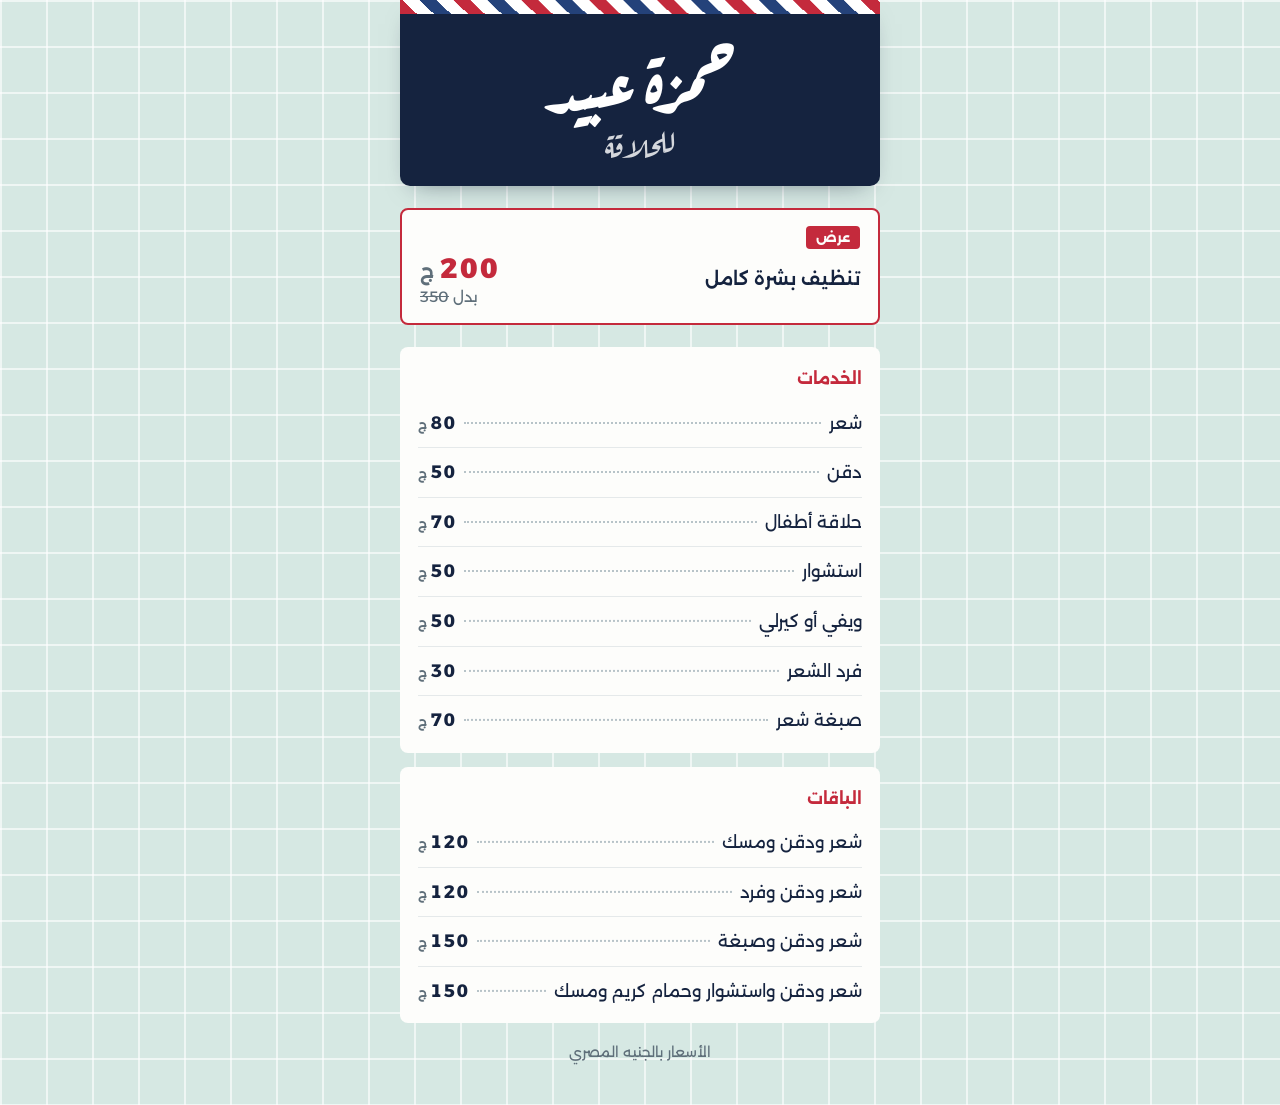
<file: hamza-obeid/index.html>
<!doctype html>
<html lang="ar" dir="rtl">
<head>
  <meta charset="utf-8">
  <meta name="viewport" content="width=device-width, initial-scale=1">
  <title>حمزة عبيد للحلاقة | الأسعار</title>
  <meta name="description" content="أسعار خدمات حمزة عبيد للحلاقة">
  <meta property="og:title" content="حمزة عبيد للحلاقة | الأسعار">
  <meta property="og:description" content="أسعار الشعر والدقن والباقات">
  <meta name="theme-color" content="#15233f">
  <link rel="icon" href="data:image/svg+xml,%3Csvg xmlns='http://www.w3.org/2000/svg' viewBox='0 0 32 32'%3E%3Crect width='32' height='32' rx='6' fill='%2315233f'/%3E%3Cpath d='M-4 20 20-4h6L2 20zM8 32 32 8v6L14 32z' fill='%23c42a3c'/%3E%3C/svg%3E">
  <link rel="preconnect" href="https://fonts.googleapis.com">
  <link rel="preconnect" href="https://fonts.gstatic.com" crossorigin>
  <link href="https://fonts.googleapis.com/css2?family=Alexandria:wght@400;600;700;800&family=Aref+Ruqaa:wght@400;700&display=swap" rel="stylesheet">
  <link rel="stylesheet" href="../shared/style.css">
</head>
<body>
<main class="menu">

  <header class="sign">
    <div class="pole" aria-hidden="true"></div>
    <h1>
      <span class="name">حمزة عبيد</span>
      <span class="trade">للحلاقة</span>
    </h1>
  </header>

  <!--
    ================== تعديل الأسعار ==================
    كل خدمة في سطر لوحدها:  <li><span>اسم الخدمة</span><b>السعر</b></li>
    غيّر الرقم اللي بين <b> و </b> بس، وسيب باقي السطر زي ما هو.
    عشان تضيف خدمة: انسخ سطر كامل وغيّر الاسم والسعر.
    عشان تشيل خدمة: امسح السطر كله.
    ====================================================
  -->

  <!-- العرض: السعر الجديد بين <b> والقديم بين <s> -->
  <section class="offer" aria-label="عرض">
    <span class="tag">عرض</span>
    <span class="item">تنظيف بشرة كامل</span>
    <span class="prices"><b>200</b><s>350</s></span>
  </section>

  <section class="list">
    <h2>الخدمات</h2>
    <ul>
      <li><span>شعر</span><b>80</b></li>
      <li><span>دقن</span><b>50</b></li>
      <li><span>حلاقة أطفال</span><b>70</b></li>
      <li><span>استشوار</span><b>50</b></li>
      <li><span>ويفي أو كيرلي</span><b>50</b></li>
      <li><span>فرد الشعر</span><b>30</b></li>
      <li><span>صبغة شعر</span><b>70</b></li>
    </ul>
  </section>

  <section class="list">
    <h2>الباقات</h2>
    <ul>
      <li><span>شعر ودقن ومسك</span><b>120</b></li>
      <li><span>شعر ودقن وفرد</span><b>120</b></li>
      <li><span>شعر ودقن وصبغة</span><b>150</b></li>
      <li><span>شعر ودقن واستشوار وحمام كريم ومسك</span><b>150</b></li>
    </ul>
  </section>

  <!-- ================ نهاية الأسعار ================ -->

  <p class="note">الأسعار بالجنيه المصري</p>

</main>
</body>
</html>
</file>
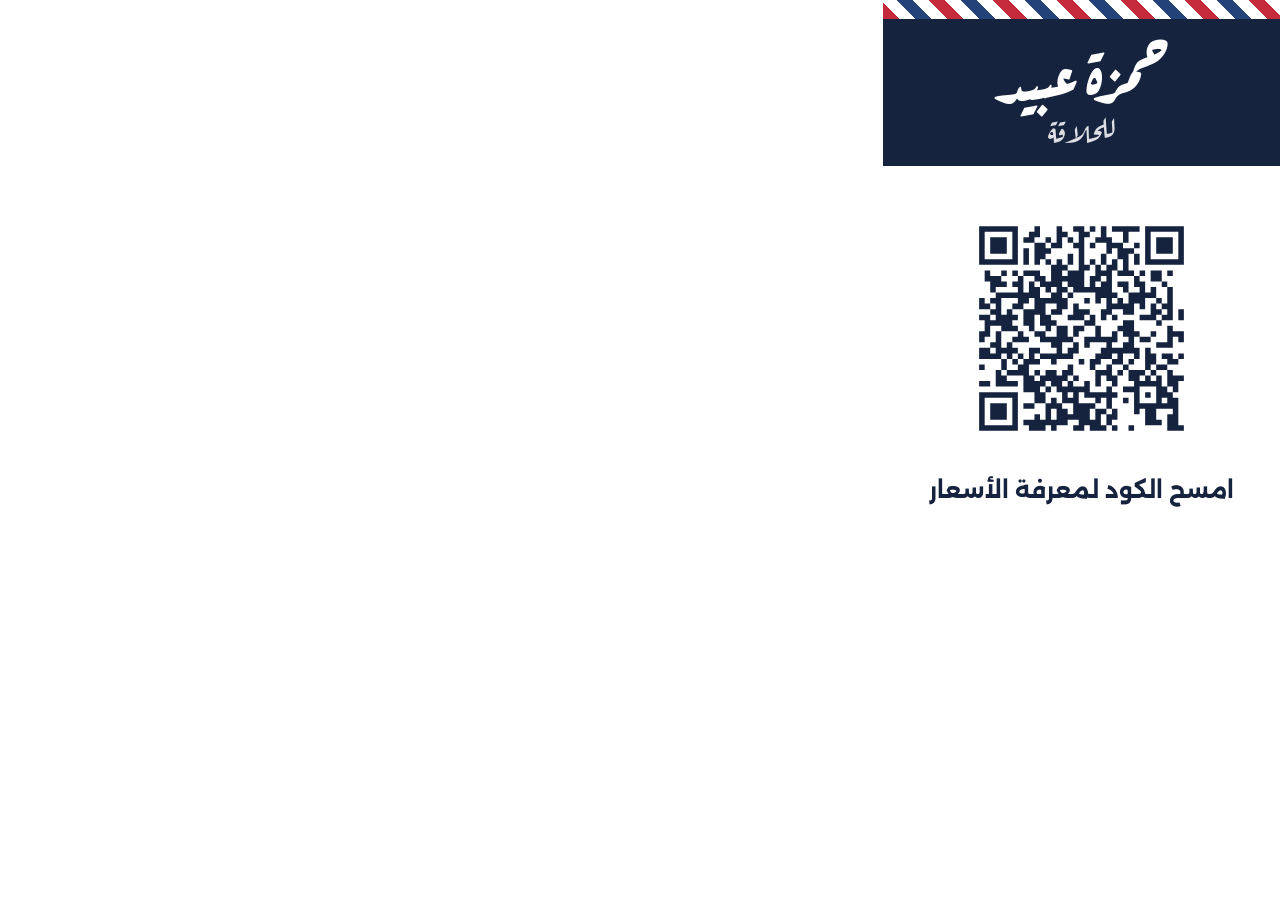
<file: print/hamza-obeid/card.html>
<!doctype html>
<html lang="ar" dir="rtl">
<head>
<meta charset="utf-8">
<title>كارت QR | حمزة عبيد للحلاقة</title>
<link href="https://fonts.googleapis.com/css2?family=Alexandria:wght@500;700&family=Aref+Ruqaa:wght@400;700&display=block" rel="stylesheet">
<style>
  @page { size: 105mm 148mm; margin: 0; }
  * { box-sizing: border-box; -webkit-print-color-adjust: exact; print-color-adjust: exact; }
  html, body { margin: 0; padding: 0; }
  body { font-family: "Alexandria", sans-serif; color: #15233f; background: #fff; }
  .card {
    width: 105mm; height: 148mm; overflow: hidden;
    display: flex; flex-direction: column; align-items: center;
    background: #fff;
  }
  .pole {
    width: 100%; height: 5mm; flex: none;
    background: repeating-linear-gradient(45deg,
      #c42a3c 0 3mm, #fff 3mm 6mm, #24427a 6mm 9mm, #fff 9mm 12mm);
  }
  .sign {
    width: 100%; flex: none;
    background: #15233f; color: #fff; text-align: center;
    padding: 5mm 0 5.5mm;
    font-family: "Aref Ruqaa", serif; font-weight: 700; line-height: 1.1;
  }
  .sign .name { display: block; font-size: 17mm; }
  .sign .trade { display: block; font-size: 8mm; font-weight: 400; opacity: .85; margin-top: 1mm; }
  .qr { width: 66mm; height: 66mm; margin-top: 10mm; display: block; }
  .cta { margin: 6mm 0 0; font-size: 6mm; font-weight: 700; }
</style>
</head>
<body>
  <div class="card">
    <div class="pole"></div>
    <div class="sign">
      <span class="name">حمزة عبيد</span>
      <span class="trade">للحلاقة</span>
    </div>
    <img class="qr" src="qr.svg" alt="QR لصفحة الأسعار">
    <p class="cta">امسح الكود لمعرفة الأسعار</p>
  </div>
</body>
</html>
</file>
<file: shared/style.css>
/* التصميم المشترك لكل صفحات الأسعار */

:root {
  --tile: #d6e8e3;          /* بلاط الحيطة */
  --grout: rgba(255, 255, 255, 0.6);
  --paper: #fdfdfb;         /* ورقة المنيو */
  --ink: #15233f;           /* الكتابة */
  --board: #15233f;         /* اليافطة */
  --board-text: #ffffff;
  --muted: #5f6f7a;
  --leader: #b7c3c8;
  --red: #c42a3c;           /* أحمر عمود الحلاق */
  --pole-white: #ffffff;
  --pole-blue: #24427a;
  color-scheme: light;
}

@media (prefers-color-scheme: dark) {
  :root {
    --tile: #0f1a2c;
    --grout: rgba(255, 255, 255, 0.05);
    --paper: #17243b;
    --ink: #edf1f4;
    --board: #0b1424;
    --board-text: #ffffff;
    --muted: #9fb0bb;
    --leader: #3d4f66;
    --red: #e4566a;
    --pole-white: #e9edf1;
    --pole-blue: #3b62a8;
    color-scheme: dark;
  }
}

*,
*::before,
*::after {
  box-sizing: border-box;
}

html {
  -webkit-text-size-adjust: 100%;
}

body {
  margin: 0;
  min-height: 100vh;
  font-family: "Alexandria", "Geeza Pro", "Segoe UI", Tahoma, sans-serif;
  font-size: 1.0625rem;
  line-height: 1.7;
  color: var(--ink);
  background-color: var(--tile);
  background-image:
    linear-gradient(var(--grout) 2px, transparent 2px),
    linear-gradient(90deg, var(--grout) 2px, transparent 2px);
  background-size: 46px 46px;
  padding: 0 16px 40px;
}

.menu {
  max-width: 30rem;
  margin: 0 auto;
}

/* ===== اليافطة ===== */

.sign {
  background: var(--board);
  color: var(--board-text);
  text-align: center;
  border-radius: 0 0 10px 10px;
  overflow: hidden;
  box-shadow: 0 10px 24px -14px rgba(10, 20, 40, 0.55);
}

.pole {
  --stripe: 12px;
  height: 14px;
  background: repeating-linear-gradient(
    45deg,
    var(--red) 0 var(--stripe),
    var(--pole-white) var(--stripe) calc(var(--stripe) * 2),
    var(--pole-blue) calc(var(--stripe) * 2) calc(var(--stripe) * 3),
    var(--pole-white) calc(var(--stripe) * 3) calc(var(--stripe) * 4)
  );
  background-size: calc(var(--stripe) * 4 * 1.41421356) 100%;
  animation: pole 3.5s linear infinite;
}

@keyframes pole {
  to {
    background-position-x: calc(var(--stripe) * 4 * 1.41421356);
  }
}

@media (prefers-reduced-motion: reduce) {
  .pole {
    animation: none;
  }
}

.sign h1 {
  margin: 0;
  padding: 26px 20px 24px;
  font-family: "Aref Ruqaa", "Alexandria", serif;
  font-weight: 700;
  line-height: 1.15;
}

.sign .name {
  display: block;
  font-size: clamp(3rem, 15vw, 4.4rem);
}

.sign .trade {
  display: block;
  margin-top: 4px;
  font-size: clamp(1.5rem, 7vw, 2rem);
  font-weight: 400;
  opacity: 0.82;
}

/* ===== العرض ===== */

.offer {
  margin: 22px 0 0;
  padding: 16px 18px;
  background: var(--paper);
  border: 2px solid var(--red);
  border-radius: 8px;
  display: grid;
  grid-template-columns: 1fr auto;
  align-items: center;
  gap: 2px 16px;
}

.offer .tag {
  grid-column: 1 / -1;
  justify-self: start;
  font-size: 0.8125rem;
  font-weight: 700;
  color: var(--paper);
  background: var(--red);
  padding: 0 10px;
  border-radius: 4px;
  line-height: 1.8;
}

.offer .item {
  font-weight: 600;
  font-size: 1.125rem;
}

.offer .prices {
  text-align: left;
  line-height: 1.25;
  white-space: nowrap;
}

.offer b {
  display: block;
  font-size: 1.75rem;
  font-weight: 800;
  color: var(--red);
  font-variant-numeric: tabular-nums;
}

.offer s {
  font-size: 0.9375rem;
  color: var(--muted);
}

.offer s::before {
  content: "بدل\00a0";
  text-decoration: none;
  display: inline-block;
}

/* ===== قوايم الأسعار ===== */

.list {
  margin: 22px 0 0;
  padding: 18px 18px 8px;
  background: var(--paper);
  border-radius: 8px;
}

.list + .list {
  margin-top: 14px;
}

.list h2 {
  margin: 0 0 6px;
  font-size: 1rem;
  font-weight: 700;
  color: var(--red);
}

.list ul {
  list-style: none;
  margin: 0;
  padding: 0;
}

.list li {
  display: flex;
  align-items: baseline;
  gap: 8px;
  padding: 9px 0;
}

.list li + li {
  border-top: 1px solid color-mix(in srgb, var(--leader) 35%, transparent);
}

.list li span {
  order: 1;
  min-width: 0;
}

.list li::after {
  content: "";
  order: 2;
  flex: 1 0 1.5rem;
  border-bottom: 2px dotted var(--leader);
  transform: translateY(-0.3em);
}

.list li b {
  order: 3;
  font-weight: 700;
  font-size: 1.125rem;
  font-variant-numeric: tabular-nums;
  white-space: nowrap;
}

/* علامة الجنيه بعد كل سعر */
.list li b::after,
.offer b::after {
  content: " ج";
  font-size: 0.7em;
  font-weight: 600;
  color: var(--muted);
}

.note {
  margin: 18px 0 0;
  text-align: center;
  font-size: 0.875rem;
  color: var(--muted);
}
</file>
